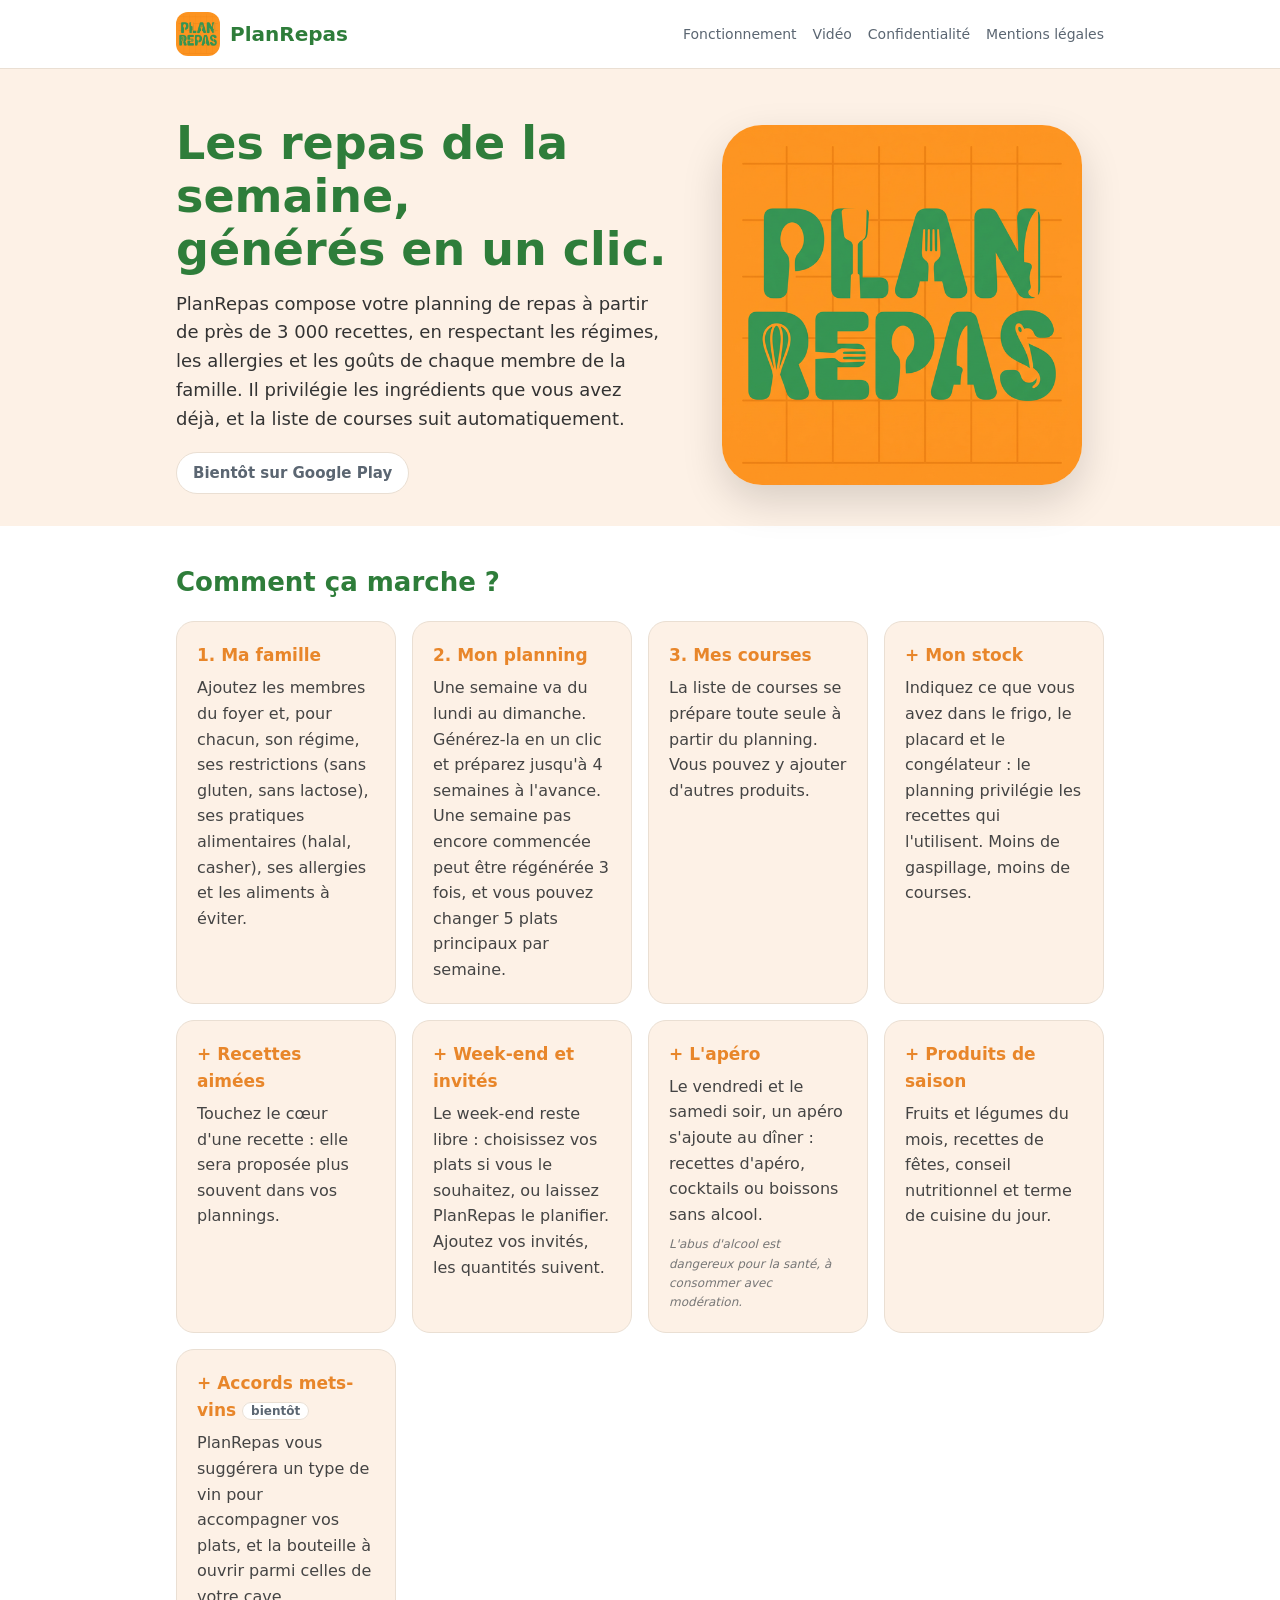
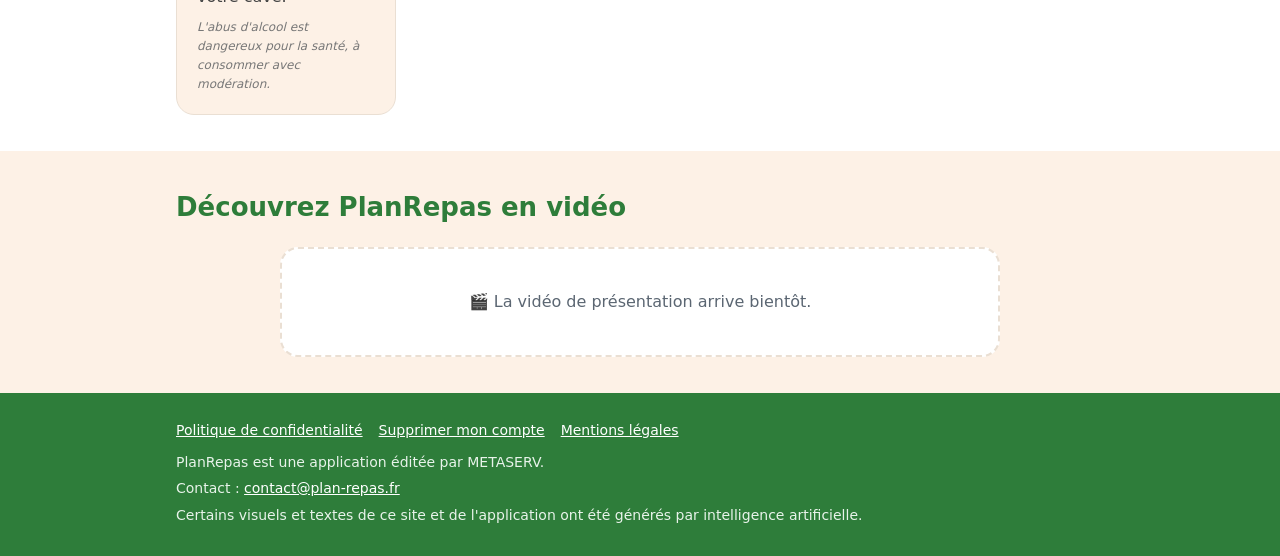
<file: index.html>
﻿<!doctype html>
<html lang="fr">
<head>
  <meta charset="utf-8">
  <meta name="viewport" content="width=device-width, initial-scale=1">
  <title>PlanRepas – Les repas de la semaine en un clic</title>
  <meta name="description" content="PlanRepas génère automatiquement les repas de la semaine à partir de près de 3 000 recettes, en tenant compte des régimes, des allergies de chaque membre de la famille et des ingrédients que vous avez déjà.">
  <!-- À retirer le jour de la publication officielle pour être référencé par Google -->
  <meta name="robots" content="noindex">
  <link rel="icon" href="favicon.png">
  <link rel="apple-touch-icon" href="apple-touch-icon.png">
  <link rel="stylesheet" href="style.css">
</head>
<body>
  <header class="topbar">
    <div class="wrap">
      <a class="brand" href="index.html"><img src="logo.png" alt="">PlanRepas</a>
      <nav class="nav">
        <a href="#fonctionnement">Fonctionnement</a>
        <a href="#video">Vidéo</a>
        <a href="confidentialite.html">Confidentialité</a>
        <a href="mentions-legales.html">Mentions légales</a>
      </nav>
    </div>
  </header>

  <section class="hero">
    <div class="wrap">
      <div>
        <h1>Les repas de la semaine,<br>générés en un clic.</h1>
        <p>PlanRepas compose votre planning de repas à partir de près de 3 000 recettes, en respectant les régimes, les allergies et les goûts de chaque membre de la famille. Il privilégie les ingrédients que vous avez déjà, et la liste de courses suit automatiquement.</p>
        <span class="badge gris">Bientôt sur Google Play</span>
      </div>
      <img class="mascotte" src="logo.png" alt="Logo PlanRepas">
    </div>
  </section>

  <section class="blanc" id="fonctionnement">
    <div class="wrap">
      <h2>Comment ça marche ?</h2>
      <div class="grille">
        <div class="carte"><h3>1. Ma famille</h3><p>Ajoutez les membres du foyer et, pour chacun, son régime, ses restrictions (sans gluten, sans lactose), ses pratiques alimentaires (halal, casher), ses allergies et les aliments à éviter.</p></div>
        <div class="carte"><h3>2. Mon planning</h3><p>Une semaine va du lundi au dimanche. Générez-la en un clic et préparez jusqu'à 4 semaines à l'avance. Une semaine pas encore commencée peut être régénérée 3 fois, et vous pouvez changer 5 plats principaux par semaine.</p></div>
        <div class="carte"><h3>3. Mes courses</h3><p>La liste de courses se prépare toute seule à partir du planning. Vous pouvez y ajouter d'autres produits.</p></div>
        <div class="carte"><h3>+ Mon stock</h3><p>Indiquez ce que vous avez dans le frigo, le placard et le congélateur : le planning privilégie les recettes qui l'utilisent. Moins de gaspillage, moins de courses.</p></div>
        <div class="carte"><h3>+ Recettes aimées</h3><p>Touchez le cœur d'une recette : elle sera proposée plus souvent dans vos plannings.</p></div>
        <div class="carte"><h3>+ Week-end et invités</h3><p>Le week-end reste libre : choisissez vos plats si vous le souhaitez, ou laissez PlanRepas le planifier. Ajoutez vos invités, les quantités suivent.</p></div>
        <div class="carte"><h3>+ L'apéro</h3><p>Le vendredi et le samedi soir, un apéro s'ajoute au dîner : recettes d'apéro, cocktails ou boissons sans alcool.</p><p class="mention">L'abus d'alcool est dangereux pour la santé, à consommer avec modération.</p></div>
        <div class="carte"><h3>+ Produits de saison</h3><p>Fruits et légumes du mois, recettes de fêtes, conseil nutritionnel et terme de cuisine du jour.</p></div>
        <div class="carte"><h3>+ Accords mets-vins <span class="bientot">bientôt</span></h3><p>PlanRepas vous suggérera un type de vin pour accompagner vos plats, et la bouteille à ouvrir parmi celles de votre cave.</p><p class="mention">L'abus d'alcool est dangereux pour la santé, à consommer avec modération.</p></div>
      </div>
    </div>
  </section>

  <section id="video">
    <div class="wrap">
      <h2>Découvrez PlanRepas en vidéo</h2>
      <div class="video-box">
        <video id="presentation" controls playsinline preload="metadata" poster="video-poster.jpg">
          <source src="presentation.mp4" type="video/mp4">
        </video>
        <div class="video-attente" id="video-attente" hidden>🎬 La vidéo de présentation arrive bientôt.</div>
      </div>
    </div>
  </section>

  <footer>
    <div class="wrap">
      <div class="liens">
        <a href="confidentialite.html">Politique de confidentialité</a>
        <a href="suppression-compte.html">Supprimer mon compte</a>
        <a href="mentions-legales.html">Mentions légales</a>
      </div>
      <p>PlanRepas est une application éditée par METASERV.</p>
      <p>Contact : <span class="js-email"></span></p>
      <p>Certains visuels et textes de ce site et de l'application ont été générés par intelligence artificielle.</p>
    </div>
  </footer>

  <script src="contact.js"></script>
  <script>
    // Si la vidéo n'est pas encore en ligne, on affiche un message à la place
    (function () {
      var v = document.getElementById("presentation");
      var src = v.querySelector("source");
      function absente() { v.hidden = true; document.getElementById("video-attente").hidden = false; }
      src.addEventListener("error", absente);
      v.addEventListener("error", absente);
    })();
  </script>
</body>
</html>
</file>
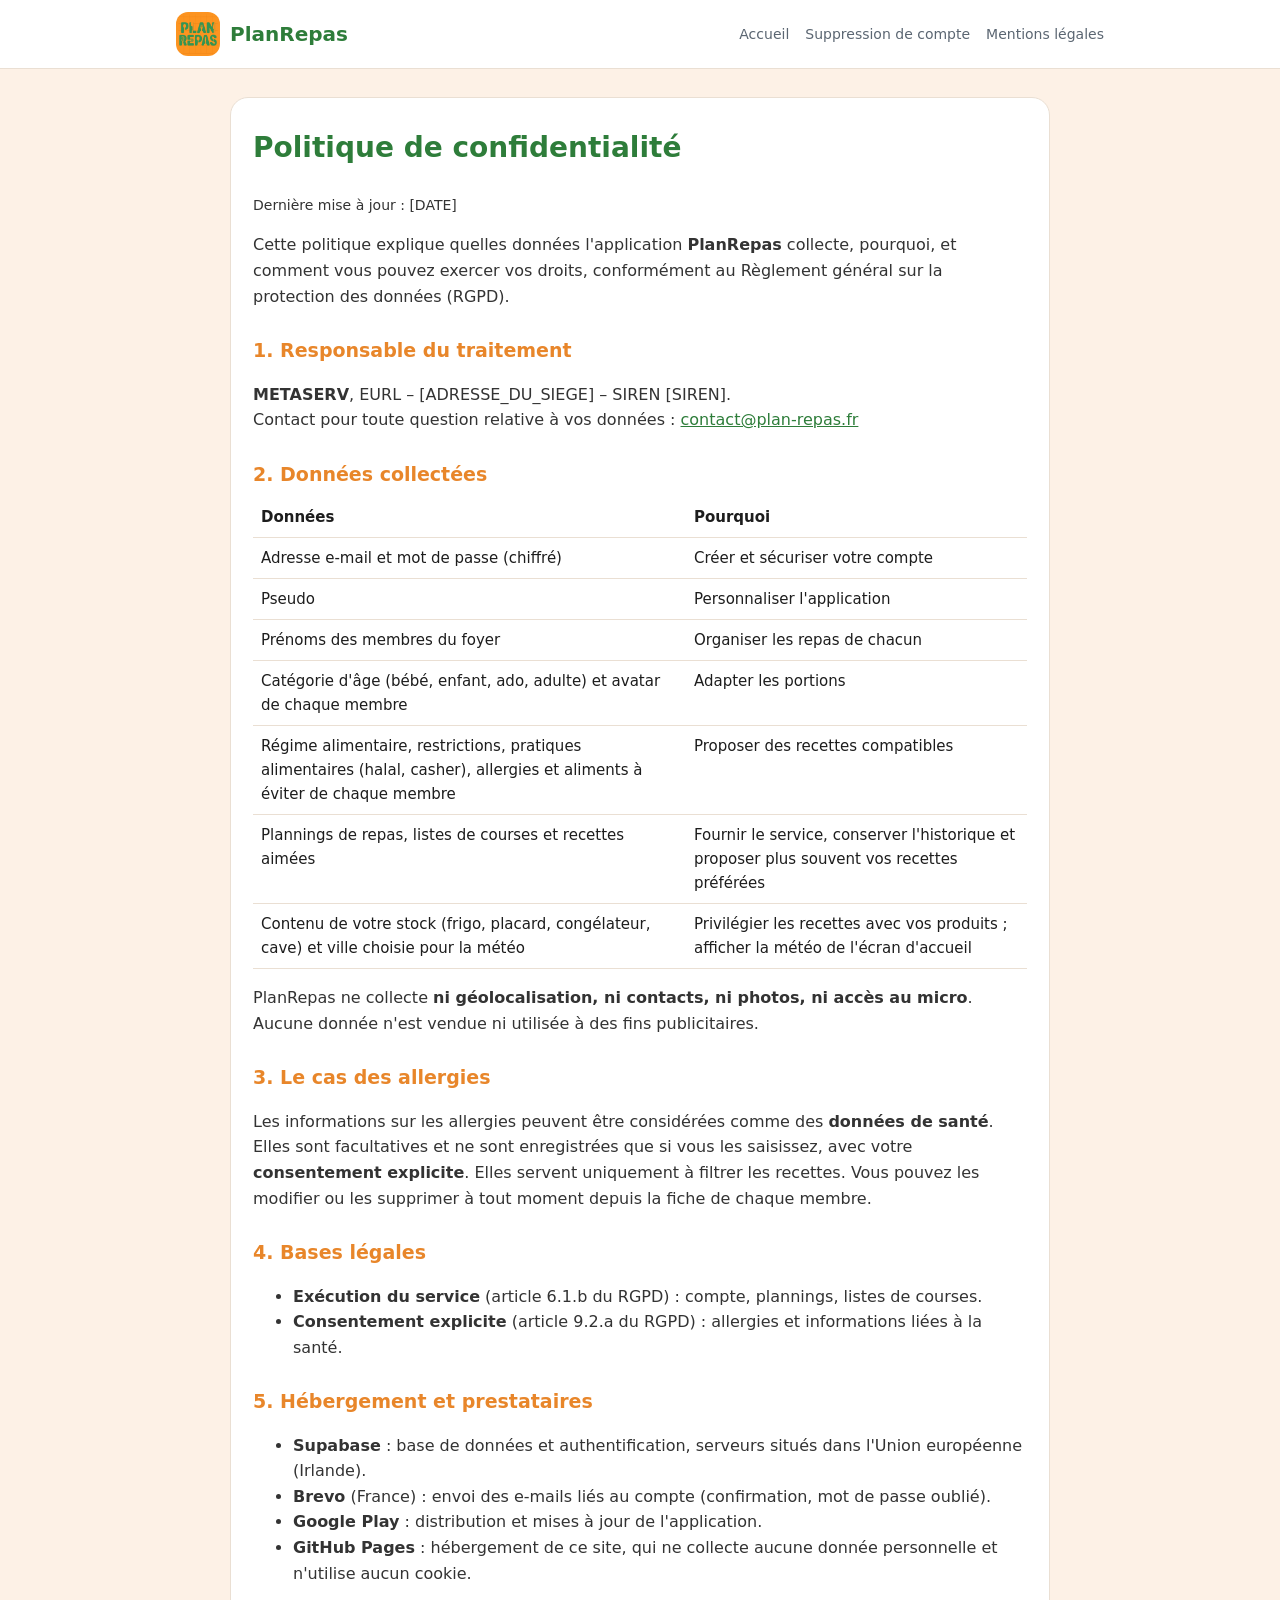
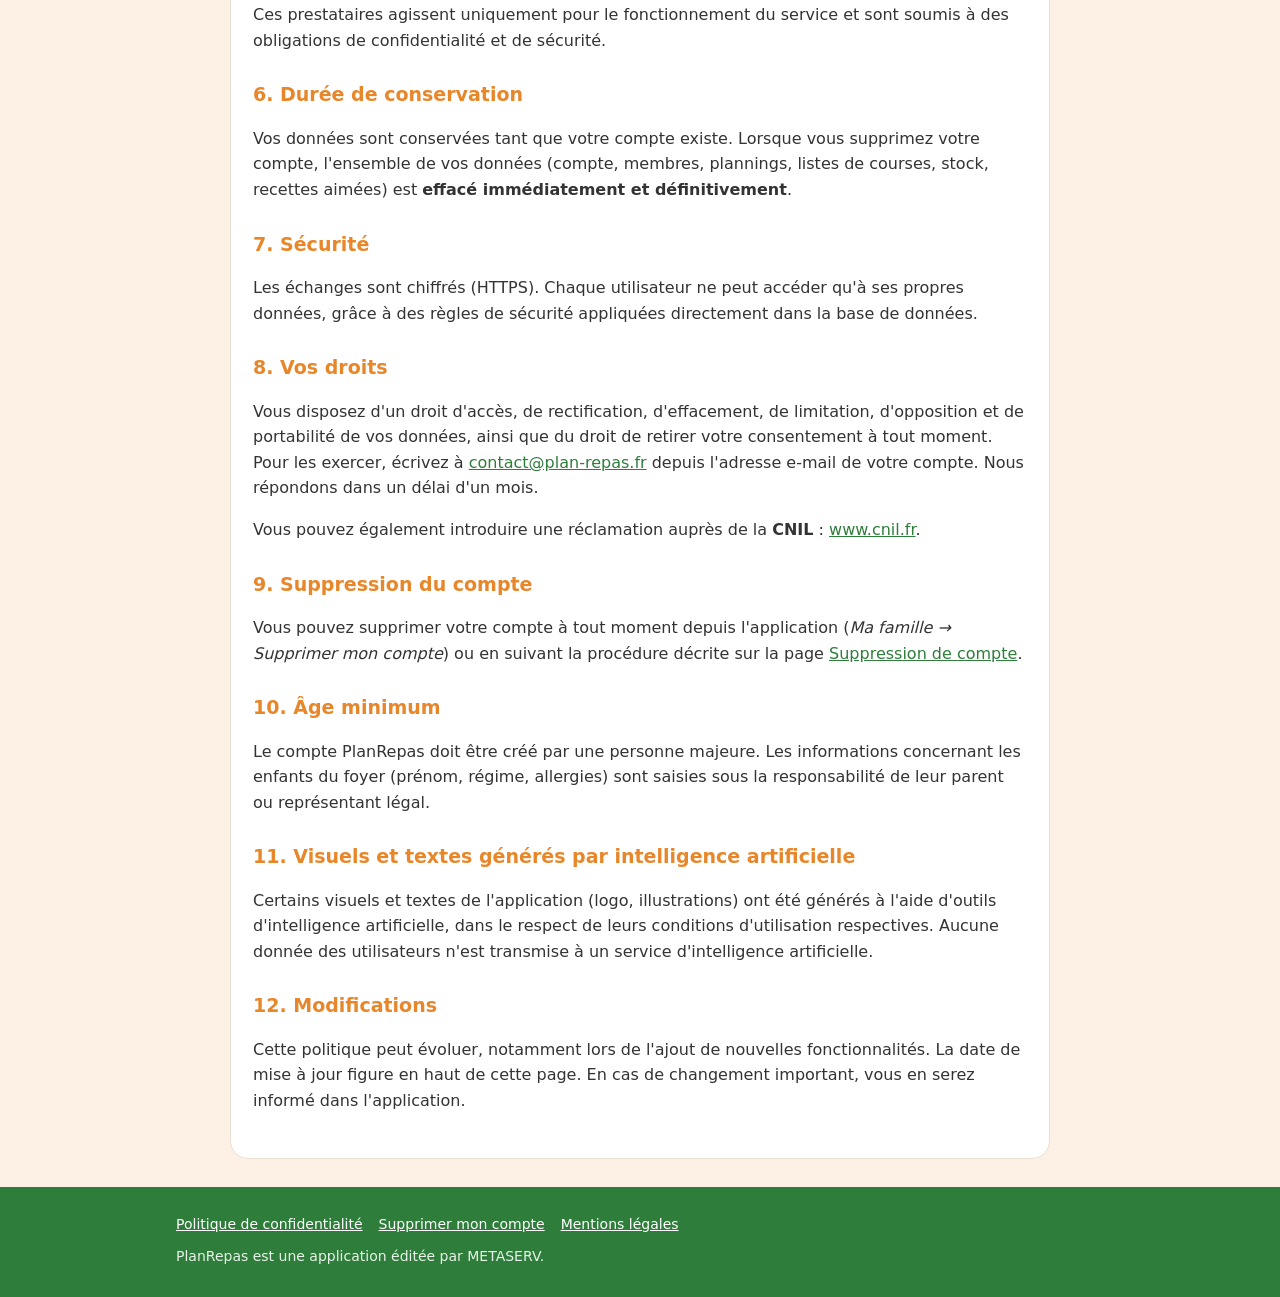
<file: confidentialite.html>
﻿<!doctype html>
<html lang="fr">
<head>
  <meta charset="utf-8">
  <meta name="viewport" content="width=device-width, initial-scale=1">
  <title>Politique de confidentialité – PlanRepas</title>
  <meta name="robots" content="noindex">
  <link rel="icon" href="favicon.png">
  <link rel="stylesheet" href="style.css">
</head>
<body>
  <header class="topbar">
    <div class="wrap">
      <a class="brand" href="index.html"><img src="logo.png" alt="">PlanRepas</a>
      <nav class="nav">
        <a href="index.html">Accueil</a>
        <a href="suppression-compte.html">Suppression de compte</a>
        <a href="mentions-legales.html">Mentions légales</a>
      </nav>
    </div>
  </header>

  <main class="wrap">
    <article class="legal">
      <h1>Politique de confidentialité</h1>
      <p class="maj">Dernière mise à jour : [DATE]</p>

      <p>Cette politique explique quelles données l'application <strong>PlanRepas</strong> collecte, pourquoi, et comment vous pouvez exercer vos droits, conformément au Règlement général sur la protection des données (RGPD).</p>

      <h2>1. Responsable du traitement</h2>
      <p><strong>METASERV</strong>, EURL – [ADRESSE_DU_SIEGE] – SIREN [SIREN].<br>
      Contact pour toute question relative à vos données : <span class="js-email"></span></p>

      <h2>2. Données collectées</h2>
      <table>
        <tr><th>Données</th><th>Pourquoi</th></tr>
        <tr><td>Adresse e-mail et mot de passe (chiffré)</td><td>Créer et sécuriser votre compte</td></tr>
        <tr><td>Pseudo</td><td>Personnaliser l'application</td></tr>
        <tr><td>Prénoms des membres du foyer</td><td>Organiser les repas de chacun</td></tr>
        <tr><td>Catégorie d'âge (bébé, enfant, ado, adulte) et avatar de chaque membre</td><td>Adapter les portions</td></tr>
        <tr><td>Régime alimentaire, restrictions, pratiques alimentaires (halal, casher), allergies et aliments à éviter de chaque membre</td><td>Proposer des recettes compatibles</td></tr>
        <tr><td>Plannings de repas, listes de courses et recettes aimées</td><td>Fournir le service, conserver l'historique et proposer plus souvent vos recettes préférées</td></tr>
        <tr><td>Contenu de votre stock (frigo, placard, congélateur, cave) et ville choisie pour la météo</td><td>Privilégier les recettes avec vos produits ; afficher la météo de l'écran d'accueil</td></tr>
      </table>
      <p>PlanRepas ne collecte <strong>ni géolocalisation, ni contacts, ni photos, ni accès au micro</strong>. Aucune donnée n'est vendue ni utilisée à des fins publicitaires.</p>

      <h2>3. Le cas des allergies</h2>
      <p>Les informations sur les allergies peuvent être considérées comme des <strong>données de santé</strong>. Elles sont facultatives et ne sont enregistrées que si vous les saisissez, avec votre <strong>consentement explicite</strong>. Elles servent uniquement à filtrer les recettes. Vous pouvez les modifier ou les supprimer à tout moment depuis la fiche de chaque membre.</p>

      <h2>4. Bases légales</h2>
      <ul>
        <li><strong>Exécution du service</strong> (article 6.1.b du RGPD) : compte, plannings, listes de courses.</li>
        <li><strong>Consentement explicite</strong> (article 9.2.a du RGPD) : allergies et informations liées à la santé.</li>
      </ul>

      <h2>5. Hébergement et prestataires</h2>
      <ul>
        <li><strong>Supabase</strong> : base de données et authentification, serveurs situés dans l'Union européenne (Irlande).</li>
        <li><strong>Brevo</strong> (France) : envoi des e-mails liés au compte (confirmation, mot de passe oublié).</li>
        <li><strong>Google Play</strong> : distribution et mises à jour de l'application.</li>
        <li><strong>GitHub Pages</strong> : hébergement de ce site, qui ne collecte aucune donnée personnelle et n'utilise aucun cookie.</li>
      </ul>
      <p>Ces prestataires agissent uniquement pour le fonctionnement du service et sont soumis à des obligations de confidentialité et de sécurité.</p>

      <h2>6. Durée de conservation</h2>
      <p>Vos données sont conservées tant que votre compte existe. Lorsque vous supprimez votre compte, l'ensemble de vos données (compte, membres, plannings, listes de courses, stock, recettes aimées) est <strong>effacé immédiatement et définitivement</strong>.</p>

      <h2>7. Sécurité</h2>
      <p>Les échanges sont chiffrés (HTTPS). Chaque utilisateur ne peut accéder qu'à ses propres données, grâce à des règles de sécurité appliquées directement dans la base de données.</p>

      <h2>8. Vos droits</h2>
      <p>Vous disposez d'un droit d'accès, de rectification, d'effacement, de limitation, d'opposition et de portabilité de vos données, ainsi que du droit de retirer votre consentement à tout moment. Pour les exercer, écrivez à <span class="js-email"></span> depuis l'adresse e-mail de votre compte. Nous répondons dans un délai d'un mois.</p>
      <p>Vous pouvez également introduire une réclamation auprès de la <strong>CNIL</strong> : <a href="https://www.cnil.fr" rel="noopener">www.cnil.fr</a>.</p>

      <h2>9. Suppression du compte</h2>
      <p>Vous pouvez supprimer votre compte à tout moment depuis l'application (<em>Ma famille → Supprimer mon compte</em>) ou en suivant la procédure décrite sur la page <a href="suppression-compte.html">Suppression de compte</a>.</p>

      <h2>10. Âge minimum</h2>
      <p>Le compte PlanRepas doit être créé par une personne majeure. Les informations concernant les enfants du foyer (prénom, régime, allergies) sont saisies sous la responsabilité de leur parent ou représentant légal.</p>

      <h2>11. Visuels et textes générés par intelligence artificielle</h2>
      <p>Certains visuels et textes de l'application (logo, illustrations) ont été générés à l'aide d'outils d'intelligence artificielle, dans le respect de leurs conditions d'utilisation respectives. Aucune donnée des utilisateurs n'est transmise à un service d'intelligence artificielle.</p>

      <h2>12. Modifications</h2>
      <p>Cette politique peut évoluer, notamment lors de l'ajout de nouvelles fonctionnalités. La date de mise à jour figure en haut de cette page. En cas de changement important, vous en serez informé dans l'application.</p>
    </article>
  </main>

  <footer>
    <div class="wrap">
      <div class="liens">
        <a href="confidentialite.html">Politique de confidentialité</a>
        <a href="suppression-compte.html">Supprimer mon compte</a>
        <a href="mentions-legales.html">Mentions légales</a>
      </div>
      <p>PlanRepas est une application éditée par METASERV.</p>
    </div>
  </footer>
  <script src="contact.js"></script>
</body>
</html>
</file>
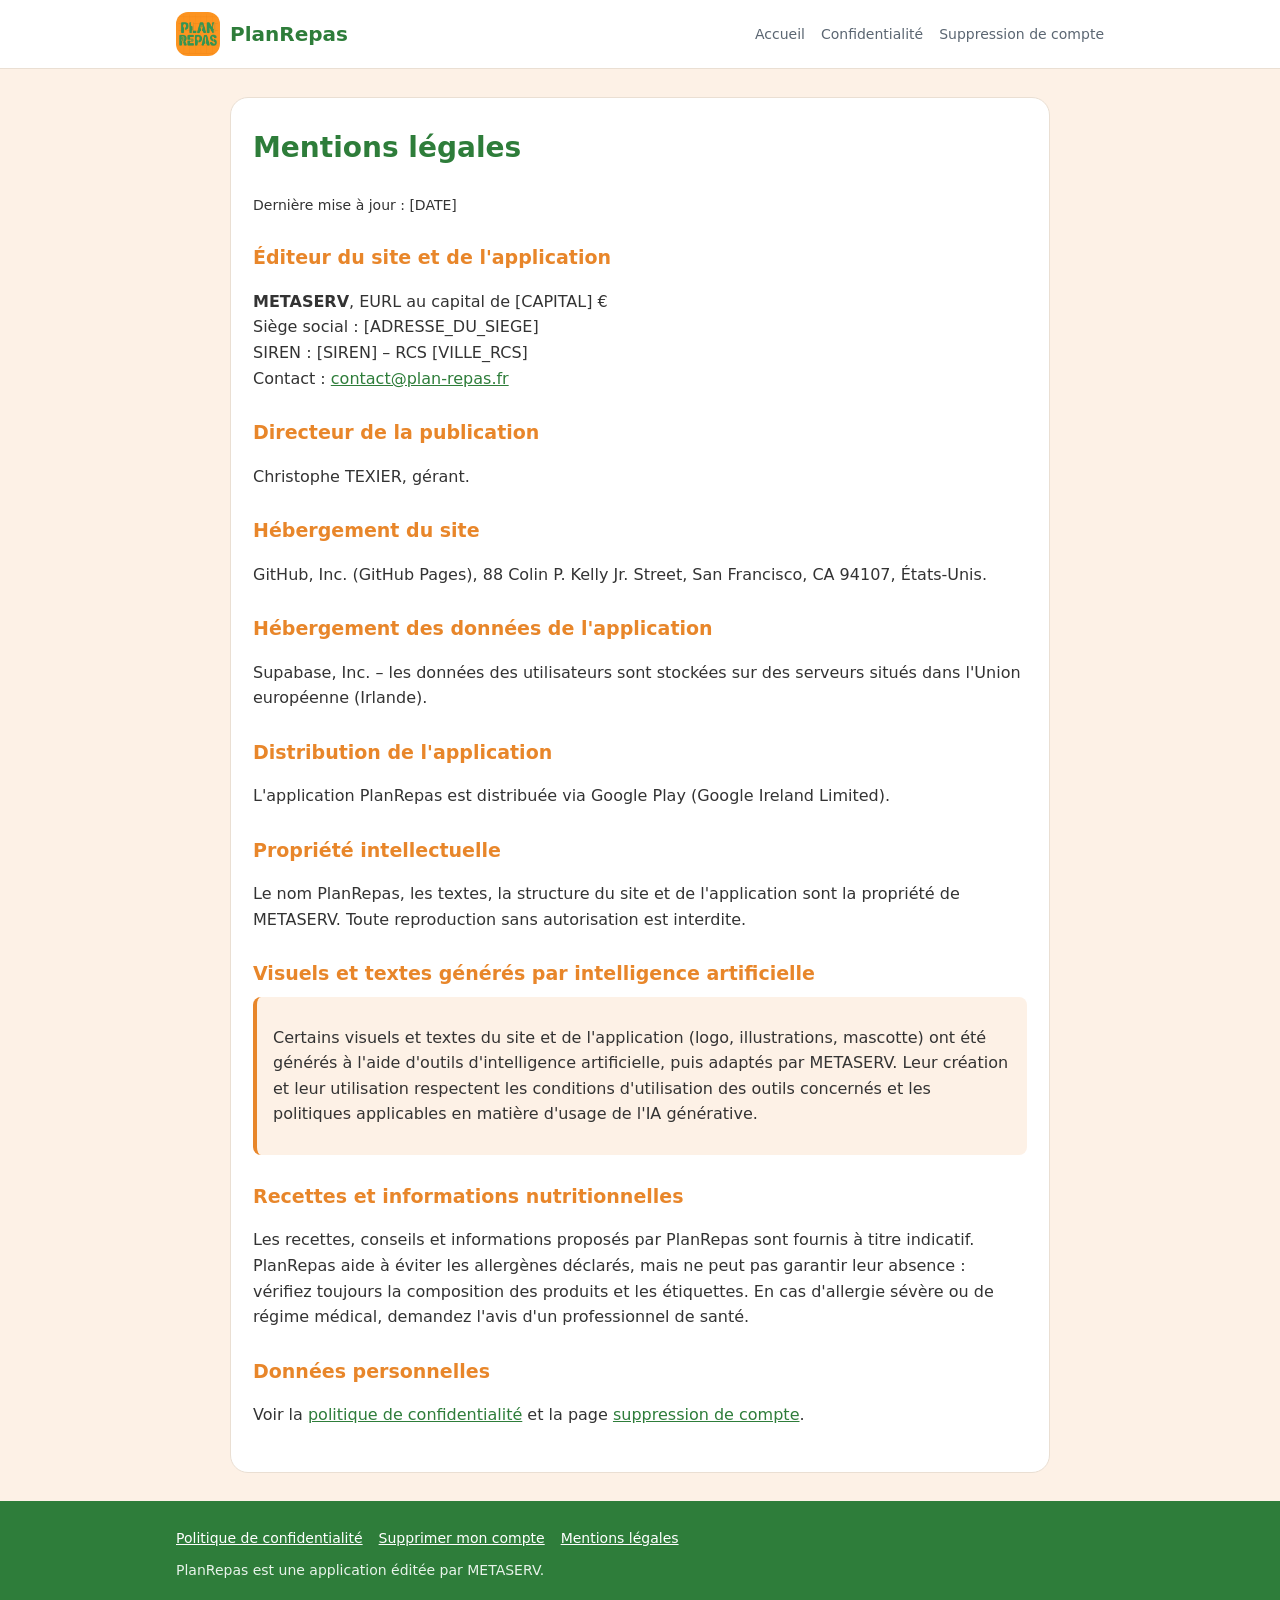
<file: mentions-legales.html>
﻿<!doctype html>
<html lang="fr">
<head>
  <meta charset="utf-8">
  <meta name="viewport" content="width=device-width, initial-scale=1">
  <title>Mentions légales – PlanRepas</title>
  <meta name="robots" content="noindex">
  <link rel="icon" href="favicon.png">
  <link rel="stylesheet" href="style.css">
</head>
<body>
  <header class="topbar">
    <div class="wrap">
      <a class="brand" href="index.html"><img src="logo.png" alt="">PlanRepas</a>
      <nav class="nav">
        <a href="index.html">Accueil</a>
        <a href="confidentialite.html">Confidentialité</a>
        <a href="suppression-compte.html">Suppression de compte</a>
      </nav>
    </div>
  </header>

  <main class="wrap">
    <article class="legal">
      <h1>Mentions légales</h1>
      <p class="maj">Dernière mise à jour : [DATE]</p>

      <h2>Éditeur du site et de l'application</h2>
      <p>
        <strong>METASERV</strong>, EURL au capital de [CAPITAL] €<br>
        Siège social : [ADRESSE_DU_SIEGE]<br>
        SIREN : [SIREN] – RCS [VILLE_RCS]<br>
        Contact : <span class="js-email"></span>
      </p>

      <h2>Directeur de la publication</h2>
      <p>Christophe TEXIER, gérant.</p>

      <h2>Hébergement du site</h2>
      <p>GitHub, Inc. (GitHub Pages), 88 Colin P. Kelly Jr. Street, San Francisco, CA 94107, États-Unis.</p>

      <h2>Hébergement des données de l'application</h2>
      <p>Supabase, Inc. – les données des utilisateurs sont stockées sur des serveurs situés dans l'Union européenne (Irlande).</p>

      <h2>Distribution de l'application</h2>
      <p>L'application PlanRepas est distribuée via Google Play (Google Ireland Limited).</p>

      <h2>Propriété intellectuelle</h2>
      <p>Le nom PlanRepas, les textes, la structure du site et de l'application sont la propriété de METASERV. Toute reproduction sans autorisation est interdite.</p>

      <h2>Visuels et textes générés par intelligence artificielle</h2>
      <div class="encart">
        <p>Certains visuels et textes du site et de l'application (logo, illustrations, mascotte) ont été générés à l'aide d'outils d'intelligence artificielle, puis adaptés par METASERV. Leur création et leur utilisation respectent les conditions d'utilisation des outils concernés et les politiques applicables en matière d'usage de l'IA générative.</p>
      </div>

      <h2>Recettes et informations nutritionnelles</h2>
      <p>Les recettes, conseils et informations proposés par PlanRepas sont fournis à titre indicatif. PlanRepas aide à éviter les allergènes déclarés, mais ne peut pas garantir leur absence : vérifiez toujours la composition des produits et les étiquettes. En cas d'allergie sévère ou de régime médical, demandez l'avis d'un professionnel de santé.</p>

      <h2>Données personnelles</h2>
      <p>Voir la <a href="confidentialite.html">politique de confidentialité</a> et la page <a href="suppression-compte.html">suppression de compte</a>.</p>
    </article>
  </main>

  <footer>
    <div class="wrap">
      <div class="liens">
        <a href="confidentialite.html">Politique de confidentialité</a>
        <a href="suppression-compte.html">Supprimer mon compte</a>
        <a href="mentions-legales.html">Mentions légales</a>
      </div>
      <p>PlanRepas est une application éditée par METASERV.</p>
    </div>
  </footer>
  <script src="contact.js"></script>
</body>
</html>
</file>
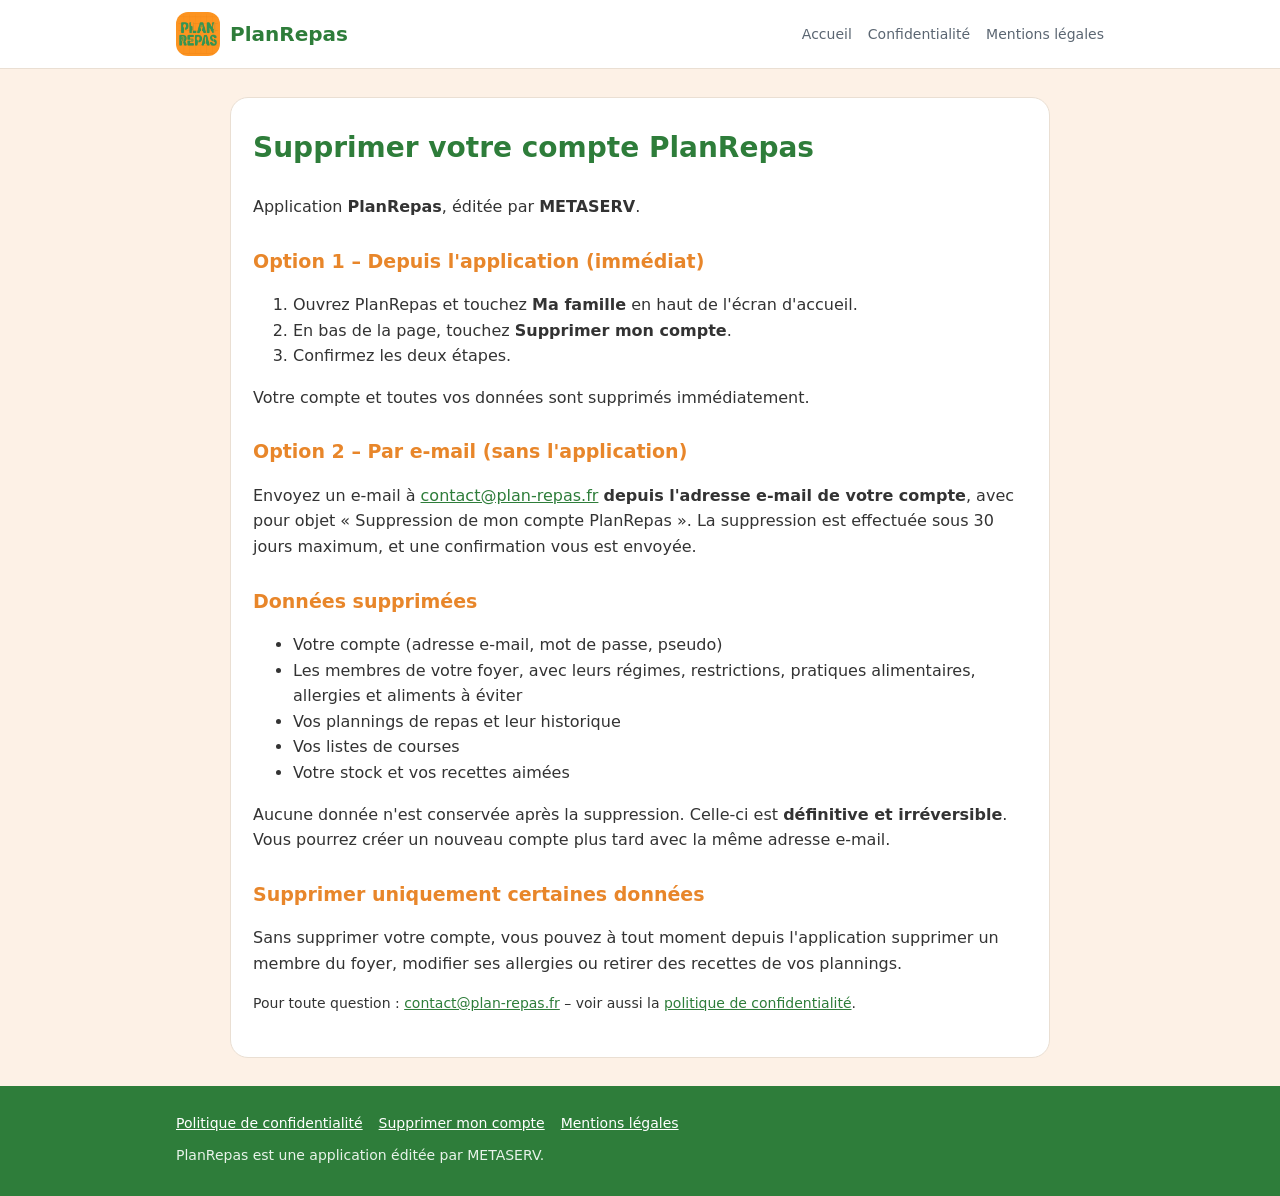
<file: suppression-compte.html>
﻿<!doctype html>
<html lang="fr">
<head>
  <meta charset="utf-8">
  <meta name="viewport" content="width=device-width, initial-scale=1">
  <title>Suppression de compte – PlanRepas</title>
  <meta name="robots" content="noindex">
  <link rel="icon" href="favicon.png">
  <link rel="stylesheet" href="style.css">
</head>
<body>
  <header class="topbar">
    <div class="wrap">
      <a class="brand" href="index.html"><img src="logo.png" alt="">PlanRepas</a>
      <nav class="nav">
        <a href="index.html">Accueil</a>
        <a href="confidentialite.html">Confidentialité</a>
        <a href="mentions-legales.html">Mentions légales</a>
      </nav>
    </div>
  </header>

  <main class="wrap">
    <article class="legal">
      <h1>Supprimer votre compte PlanRepas</h1>
      <p>Application <strong>PlanRepas</strong>, éditée par <strong>METASERV</strong>.</p>

      <h2>Option 1 – Depuis l'application (immédiat)</h2>
      <ol>
        <li>Ouvrez PlanRepas et touchez <strong>Ma famille</strong> en haut de l'écran d'accueil.</li>
        <li>En bas de la page, touchez <strong>Supprimer mon compte</strong>.</li>
        <li>Confirmez les deux étapes.</li>
      </ol>
      <p>Votre compte et toutes vos données sont supprimés immédiatement.</p>

      <h2>Option 2 – Par e-mail (sans l'application)</h2>
      <p>Envoyez un e-mail à <span class="js-email"></span> <strong>depuis l'adresse e-mail de votre compte</strong>, avec pour objet « Suppression de mon compte PlanRepas ». La suppression est effectuée sous 30 jours maximum, et une confirmation vous est envoyée.</p>

      <h2>Données supprimées</h2>
      <ul>
        <li>Votre compte (adresse e-mail, mot de passe, pseudo)</li>
        <li>Les membres de votre foyer, avec leurs régimes, restrictions, pratiques alimentaires, allergies et aliments à éviter</li>
        <li>Vos plannings de repas et leur historique</li>
        <li>Vos listes de courses</li>
        <li>Votre stock et vos recettes aimées</li>
      </ul>
      <p>Aucune donnée n'est conservée après la suppression. Celle-ci est <strong>définitive et irréversible</strong>. Vous pourrez créer un nouveau compte plus tard avec la même adresse e-mail.</p>

      <h2>Supprimer uniquement certaines données</h2>
      <p>Sans supprimer votre compte, vous pouvez à tout moment depuis l'application supprimer un membre du foyer, modifier ses allergies ou retirer des recettes de vos plannings.</p>

      <p class="maj">Pour toute question : <span class="js-email"></span> – voir aussi la <a href="confidentialite.html">politique de confidentialité</a>.</p>
    </article>
  </main>

  <footer>
    <div class="wrap">
      <div class="liens">
        <a href="confidentialite.html">Politique de confidentialité</a>
        <a href="suppression-compte.html">Supprimer mon compte</a>
        <a href="mentions-legales.html">Mentions légales</a>
      </div>
      <p>PlanRepas est une application éditée par METASERV.</p>
    </div>
  </footer>
  <script src="contact.js"></script>
</body>
</html>
</file>
<file: style.css>
:root {
  --vert: #3A9A47;
  --vert-fonce: #2E7D3A;
  --orange: #E8862A;
  --creme: #FDF1E6;
  --texte: #1d1d1d;
  --gris: #5b6672;
  --bord: #eadfd3;
}
* { box-sizing: border-box; }
[hidden] { display: none !important; }
html, body { margin: 0; }
body {
  font-family: system-ui, -apple-system, "Segoe UI", Roboto, sans-serif;
  color: var(--texte);
  background: var(--creme);
  line-height: 1.6;
}
a { color: var(--vert-fonce); }
.wrap { max-width: 960px; margin: 0 auto; padding: 0 16px; }

/* En-tête */
.topbar { background: #fff; border-bottom: 1px solid var(--bord); }
.topbar .wrap { display: flex; align-items: center; justify-content: space-between; gap: 12px; padding: 12px 16px; flex-wrap: wrap; }
.brand { display: flex; align-items: center; gap: 10px; text-decoration: none; color: var(--vert-fonce); font-weight: 800; font-size: 20px; }
.brand img { width: 44px; height: 44px; border-radius: 12px; }
.nav { display: flex; gap: 16px; flex-wrap: wrap; font-size: 14px; }
.nav a { text-decoration: none; color: var(--gris); }
.nav a:hover { color: var(--vert-fonce); }

/* Accueil */
.hero { padding: 48px 0 32px; }
.hero .wrap { display: grid; grid-template-columns: 1fr; gap: 28px; align-items: center; }
@media (min-width: 760px) { .hero .wrap { grid-template-columns: 1.1fr 0.9fr; } }
.hero h1 { font-size: clamp(30px, 6vw, 46px); line-height: 1.15; margin: 0 0 14px; color: var(--vert-fonce); }
.hero p { font-size: 18px; margin: 0 0 18px; color: #333; }
.hero img.mascotte { width: 100%; max-width: 360px; justify-self: center; border-radius: 40px; box-shadow: 0 16px 40px rgba(0,0,0,.15); }
.badge { display: inline-block; background: var(--orange); color: #fff; font-weight: 700; padding: 8px 16px; border-radius: 999px; font-size: 15px; }
.badge.gris { background: #fff; color: var(--gris); border: 1px solid var(--bord); }

section { padding: 36px 0; }
section.blanc { background: #fff; }
h2 { color: var(--vert-fonce); font-size: 26px; margin: 0 0 18px; }
.grille { display: grid; grid-template-columns: repeat(auto-fit, minmax(220px, 1fr)); gap: 16px; }
.carte { background: #fff; border: 1px solid var(--bord); border-radius: 18px; padding: 20px; }
section.blanc .carte { background: var(--creme); }
.carte h3 { margin: 0 0 6px; font-size: 17px; color: var(--orange); }
.carte p { margin: 0; color: #444; }
.carte h3 .bientot { font-size: 12px; font-weight: 700; color: var(--gris); background: #fff; border: 1px solid var(--bord); border-radius: 999px; padding: 1px 8px; vertical-align: middle; }
.carte p.mention { margin-top: 8px; font-size: 12px; font-style: italic; color: #777; }

/* Vidéo */
.video-box { max-width: 720px; margin: 0 auto; }
.video-box video { width: 100%; border-radius: 18px; background: #000; display: block; }
.video-attente { text-align: center; padding: 40px 20px; border: 2px dashed var(--bord); border-radius: 18px; color: var(--gris); background: #fff; }

/* Pages légales */
.legal { background: #fff; border-radius: 18px; padding: 28px 22px; margin: 28px auto; max-width: 820px; border: 1px solid var(--bord); }
.legal h1 { color: var(--vert-fonce); font-size: 28px; margin-top: 0; }
.legal h2 { font-size: 19px; color: var(--orange); margin: 26px 0 8px; }
.legal p, .legal li { color: #333; }
.legal table { width: 100%; border-collapse: collapse; font-size: 15px; }
.legal th, .legal td { text-align: left; padding: 8px; border-bottom: 1px solid var(--bord); vertical-align: top; }
.maj { color: var(--gris); font-size: 14px; }
.encart { background: var(--creme); border-left: 4px solid var(--orange); padding: 12px 16px; border-radius: 8px; }

/* Pied de page */
footer { background: var(--vert-fonce); color: #e8f3ea; padding: 26px 0; font-size: 14px; }
footer a { color: #fff; }
footer .liens { display: flex; gap: 16px; flex-wrap: wrap; margin-bottom: 10px; }
footer p { margin: 4px 0; }
</file>
